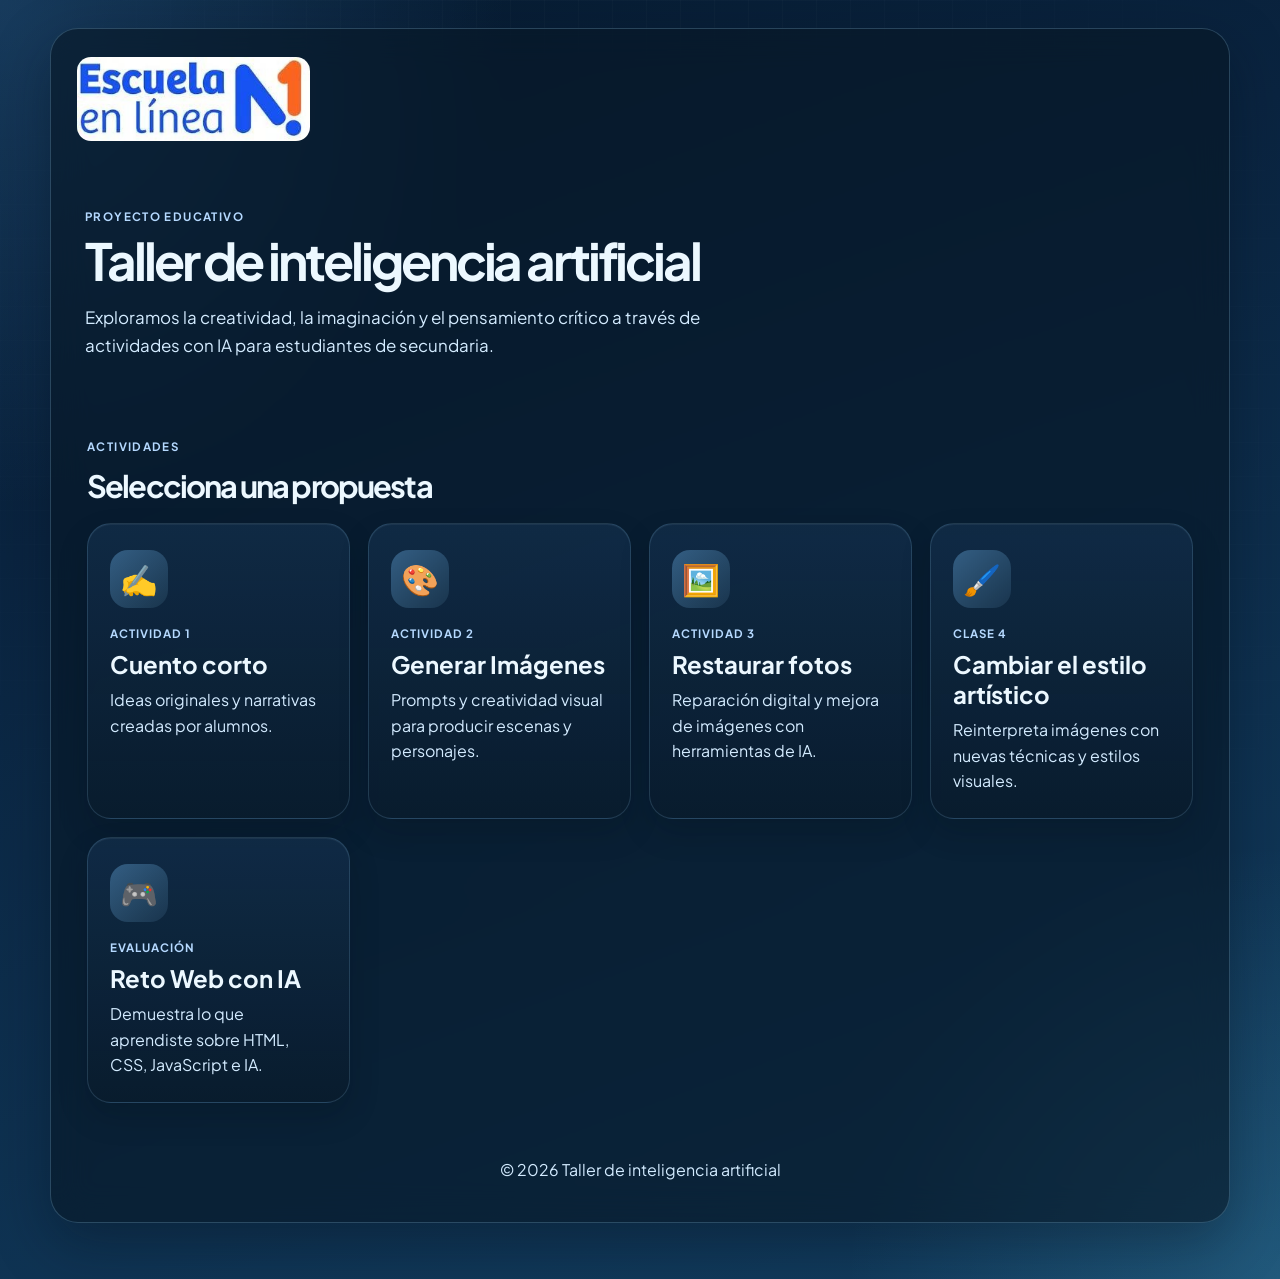
<file: index.html>
<!DOCTYPE html>
<html lang="es">
  <head>
    <meta charset="UTF-8" />
    <meta name="viewport" content="width=device-width, initial-scale=1.0" />
    <title>Taller de inteligencia artificial</title>
    <meta
      name="description"
      content="Landing page del taller de inteligencia artificial para secundaria con actividades creativas y proyectos de alumnos."
    />
    <link rel="preconnect" href="https://fonts.googleapis.com" />
    <link rel="preconnect" href="https://fonts.gstatic.com" crossorigin />
    <link
      href="https://fonts.googleapis.com/css2?family=Plus+Jakarta+Sans:wght@400;500;600;700;800&display=swap"
      rel="stylesheet"
    />
    <link rel="stylesheet" href="styles.css" />
  </head>
  <body>
    <div class="page-shell">
      <header class="topbar">
        <div class="brand-wrap">
          <img
            src="assets/logo-escuela.png"
            alt="Logo de la escuela"
            class="school-logo"
          />
        </div>
      </header>

      <main class="content">
        <section class="hero">
          <div class="hero-copy">
            <p class="eyebrow">Proyecto educativo</p>
            <h1>Taller de inteligencia artificial</h1>
            <p class="lead">
              Exploramos la creatividad, la imaginación y el pensamiento crítico a
              través de actividades con IA para estudiantes de secundaria.
            </p>
          </div>
        </section>

        <section class="activity-section" aria-label="Actividades del taller">
          <div class="section-heading">
            <p class="eyebrow">Actividades</p>
            <h2>Selecciona una propuesta</h2>
          </div>

          <div class="activity-grid">
            <a class="activity-card" href="activities/cuento.html">
              <div class="card-icon">✍️</div>
              <div class="card-text">
                <span class="tag">Actividad 1</span>
                <h3>Cuento corto</h3>
                <p>Ideas originales y narrativas creadas por alumnos.</p>
              </div>
            </a>

            <a class="activity-card" href="activities/imagenes.html">
              <div class="card-icon">🎨</div>
              <div class="card-text">
                <span class="tag">Actividad 2</span>
                <h3>Generar Imágenes</h3>
                <p>Prompts y creatividad visual para producir escenas y personajes.</p>
              </div>
            </a>

            <a class="activity-card" href="activities/restaurar.html">
              <div class="card-icon">🖼️</div>
              <div class="card-text">
                <span class="tag">Actividad 3</span>
                <h3>Restaurar fotos</h3>
                <p>Reparación digital y mejora de imágenes con herramientas de IA.</p>
              </div>
            </a>

            <a class="activity-card" href="activities/estilos.html">
              <div class="card-icon">🖌️</div>
              <div class="card-text">
                <span class="tag">Clase 4</span>
                <h3>Cambiar el estilo artístico</h3>
                <p>Reinterpreta imágenes con nuevas técnicas y estilos visuales.</p>
              </div>
            </a>

            <a class="activity-card" href="activities/evaluacion.html">
              <div class="card-icon">🎮</div>
              <div class="card-text">
                <span class="tag">Evaluación</span>
                <h3>Reto Web con IA</h3>
                <p>Demuestra lo que aprendiste sobre HTML, CSS, JavaScript e IA.</p>
              </div>
            </a>
          </div>
        </section>

      </main>

      <footer class="site-footer">
        <p>© <span id="year"></span> Taller de inteligencia artificial</p>
      </footer>
    </div>

    <script src="script.js"></script>
  </body>
</html>
</file>
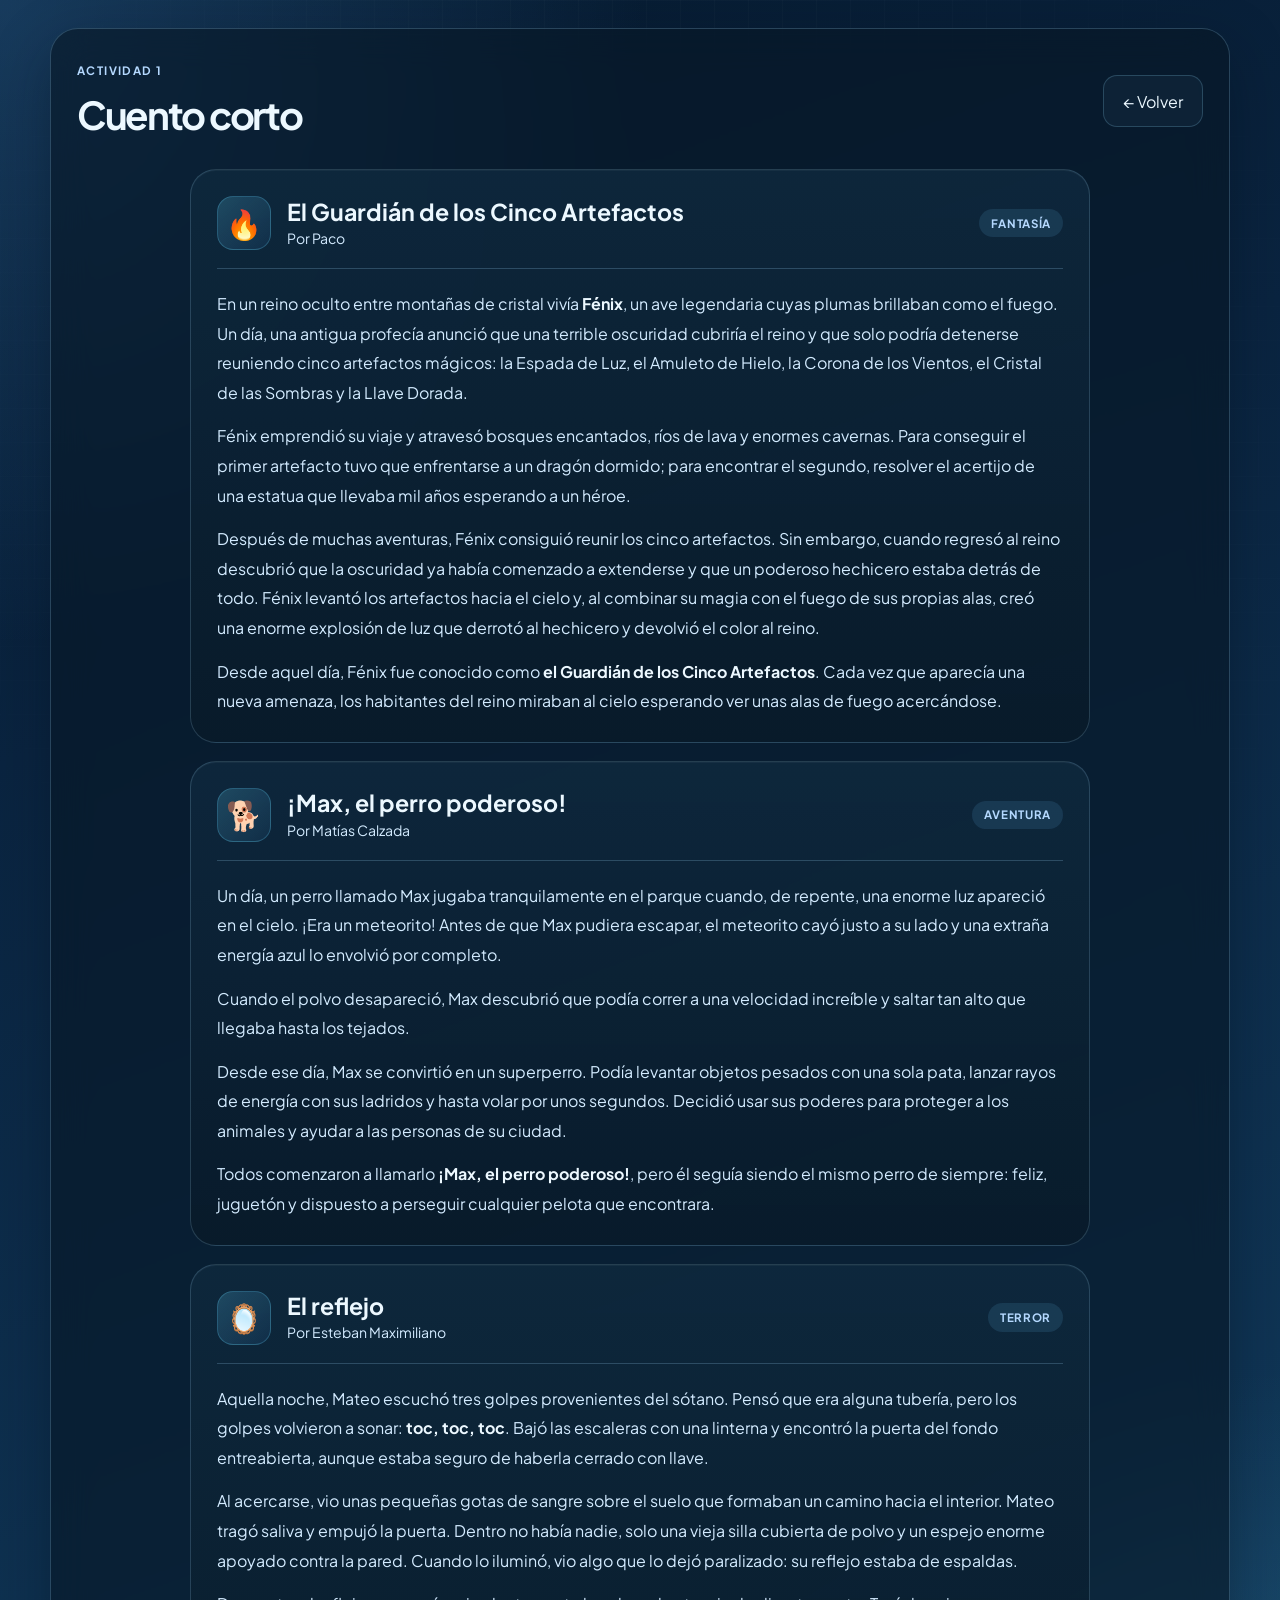
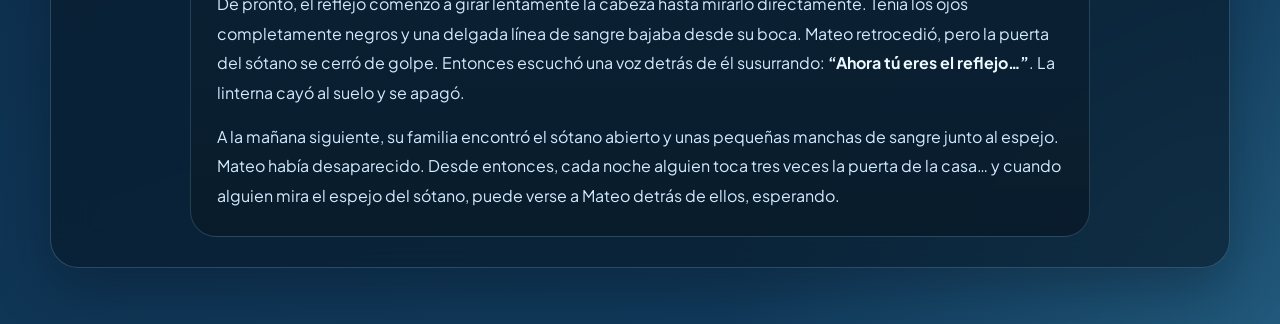
<file: activities/cuento.html>
<!DOCTYPE html>
<html lang="es">
  <head>
    <meta charset="UTF-8" />
    <meta name="viewport" content="width=device-width, initial-scale=1.0" />
    <title>Cuento corto | Taller de IA</title>
    <link rel="preconnect" href="https://fonts.googleapis.com" />
    <link rel="preconnect" href="https://fonts.gstatic.com" crossorigin />
    <link
      href="https://fonts.googleapis.com/css2?family=Plus+Jakarta+Sans:wght@400;500;600;700;800&display=swap"
      rel="stylesheet"
    />
    <link rel="stylesheet" href="../styles.css" />
  </head>
  <body>
    <div class="page-shell">
      <header class="page-header">
        <div>
          <p class="eyebrow">Actividad 1</p>
          <h1>Cuento corto</h1>
        </div>
        <a class="back-link" href="../index.html">← Volver</a>
      </header>

      <main class="showcase">
        <div class="story-list">
          <article class="student-card story-card">
            <header class="story-header">
              <span class="story-emoji" aria-hidden="true">🔥</span>
              <div class="story-heading">
                <h2>El Guardián de los Cinco Artefactos</h2>
                <p class="story-author">Por Paco</p>
              </div>
              <span class="student-badge">Fantasía</span>
            </header>
            <div class="story-copy">
              <p>
                En un reino oculto entre montañas de cristal vivía <strong>Fénix</strong>,
                un ave legendaria cuyas plumas brillaban como el fuego. Un día, una antigua
                profecía anunció que una terrible oscuridad cubriría el reino y que solo
                podría detenerse reuniendo cinco artefactos mágicos: la Espada de Luz, el
                Amuleto de Hielo, la Corona de los Vientos, el Cristal de las Sombras y la
                Llave Dorada.
              </p>
              <p>
                Fénix emprendió su viaje y atravesó bosques encantados, ríos de lava y enormes
                cavernas. Para conseguir el primer artefacto tuvo que enfrentarse a un dragón
                dormido; para encontrar el segundo, resolver el acertijo de una estatua que
                llevaba mil años esperando a un héroe.
              </p>
              <p>
                Después de muchas aventuras, Fénix consiguió reunir los cinco artefactos.
                Sin embargo, cuando regresó al reino descubrió que la oscuridad ya había
                comenzado a extenderse y que un poderoso hechicero estaba detrás de todo.
                Fénix levantó los artefactos hacia el cielo y, al combinar su magia con el
                fuego de sus propias alas, creó una enorme explosión de luz que derrotó al
                hechicero y devolvió el color al reino.
              </p>
              <p>
                Desde aquel día, Fénix fue conocido como <strong>el Guardián de los Cinco
                Artefactos</strong>. Cada vez que aparecía una nueva amenaza, los habitantes
                del reino miraban al cielo esperando ver unas alas de fuego acercándose.
              </p>
            </div>
          </article>

          <article class="student-card story-card">
            <header class="story-header">
              <span class="story-emoji" aria-hidden="true">🐕</span>
              <div class="story-heading">
                <h2>¡Max, el perro poderoso!</h2>
                <p class="story-author">Por Matías Calzada</p>
              </div>
              <span class="student-badge">Aventura</span>
            </header>
            <div class="story-copy">
              <p>
                Un día, un perro llamado Max jugaba tranquilamente en el parque cuando, de
                repente, una enorme luz apareció en el cielo. ¡Era un meteorito! Antes de que
                Max pudiera escapar, el meteorito cayó justo a su lado y una extraña energía
                azul lo envolvió por completo.
              </p>
              <p>
                Cuando el polvo desapareció, Max descubrió que podía correr a una velocidad
                increíble y saltar tan alto que llegaba hasta los tejados.
              </p>
              <p>
                Desde ese día, Max se convirtió en un superperro. Podía levantar objetos
                pesados con una sola pata, lanzar rayos de energía con sus ladridos y hasta
                volar por unos segundos. Decidió usar sus poderes para proteger a los
                animales y ayudar a las personas de su ciudad.
              </p>
              <p>
                Todos comenzaron a llamarlo <strong>¡Max, el perro poderoso!</strong>, pero
                él seguía siendo el mismo perro de siempre: feliz, juguetón y dispuesto a
                perseguir cualquier pelota que encontrara.
              </p>
            </div>
          </article>

          <article class="student-card story-card">
            <header class="story-header">
              <span class="story-emoji" aria-hidden="true">🪞</span>
              <div class="story-heading">
                <h2>El reflejo</h2>
                <p class="story-author">Por Esteban Maximiliano</p>
              </div>
              <span class="student-badge">Terror</span>
            </header>
            <div class="story-copy">
              <p>
                Aquella noche, Mateo escuchó tres golpes provenientes del sótano. Pensó que
                era alguna tubería, pero los golpes volvieron a sonar: <strong>toc, toc,
                toc</strong>. Bajó las escaleras con una linterna y encontró la puerta del
                fondo entreabierta, aunque estaba seguro de haberla cerrado con llave.
              </p>
              <p>
                Al acercarse, vio unas pequeñas gotas de sangre sobre el suelo que formaban
                un camino hacia el interior. Mateo tragó saliva y empujó la puerta. Dentro
                no había nadie, solo una vieja silla cubierta de polvo y un espejo enorme
                apoyado contra la pared. Cuando lo iluminó, vio algo que lo dejó paralizado:
                su reflejo estaba de espaldas.
              </p>
              <p>
                De pronto, el reflejo comenzó a girar lentamente la cabeza hasta mirarlo
                directamente. Tenía los ojos completamente negros y una delgada línea de
                sangre bajaba desde su boca. Mateo retrocedió, pero la puerta del sótano se
                cerró de golpe. Entonces escuchó una voz detrás de él susurrando:
                <strong>“Ahora tú eres el reflejo…”</strong>. La linterna cayó al suelo y se
                apagó.
              </p>
              <p>
                A la mañana siguiente, su familia encontró el sótano abierto y unas pequeñas
                manchas de sangre junto al espejo. Mateo había desaparecido. Desde entonces,
                cada noche alguien toca tres veces la puerta de la casa… y cuando alguien
                mira el espejo del sótano, puede verse a Mateo detrás de ellos, esperando.
              </p>
            </div>
          </article>
        </div>
      </main>
    </div>

    <script src="../script.js"></script>
  </body>
</html>
</file>
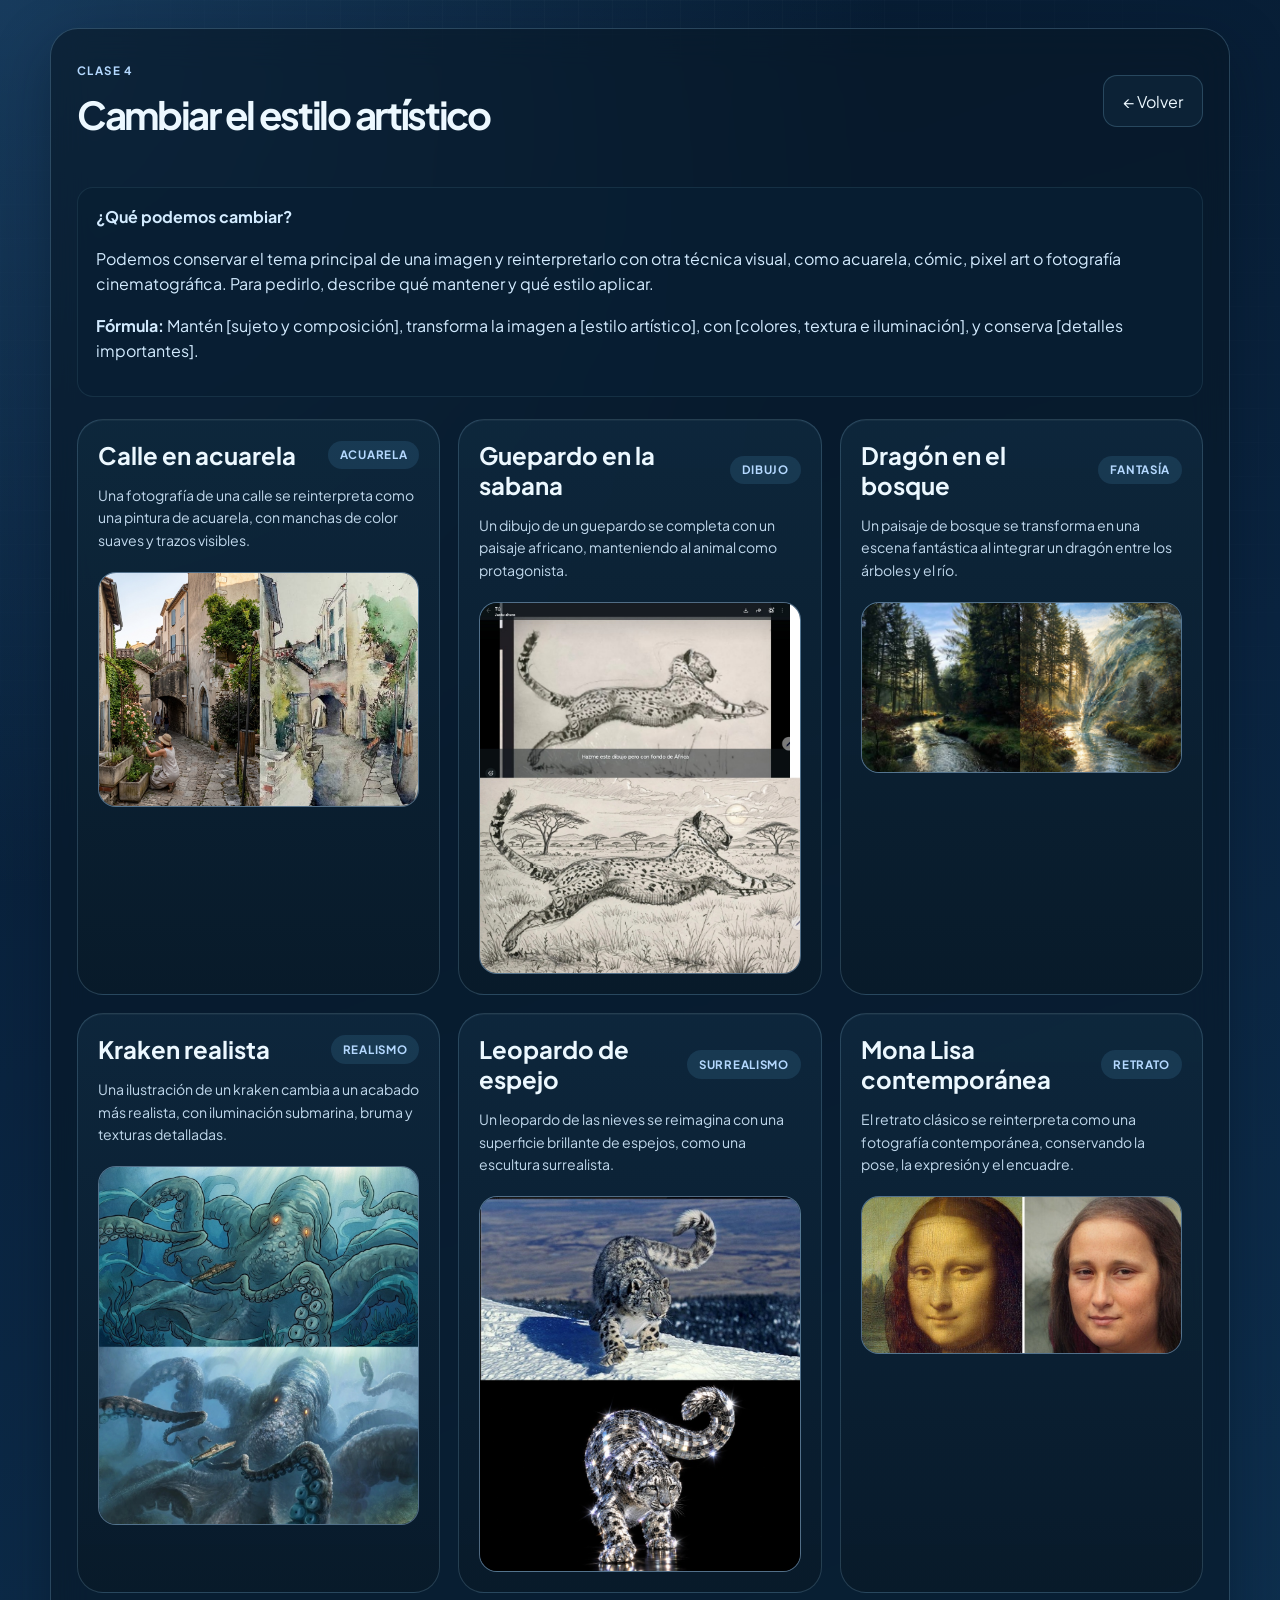
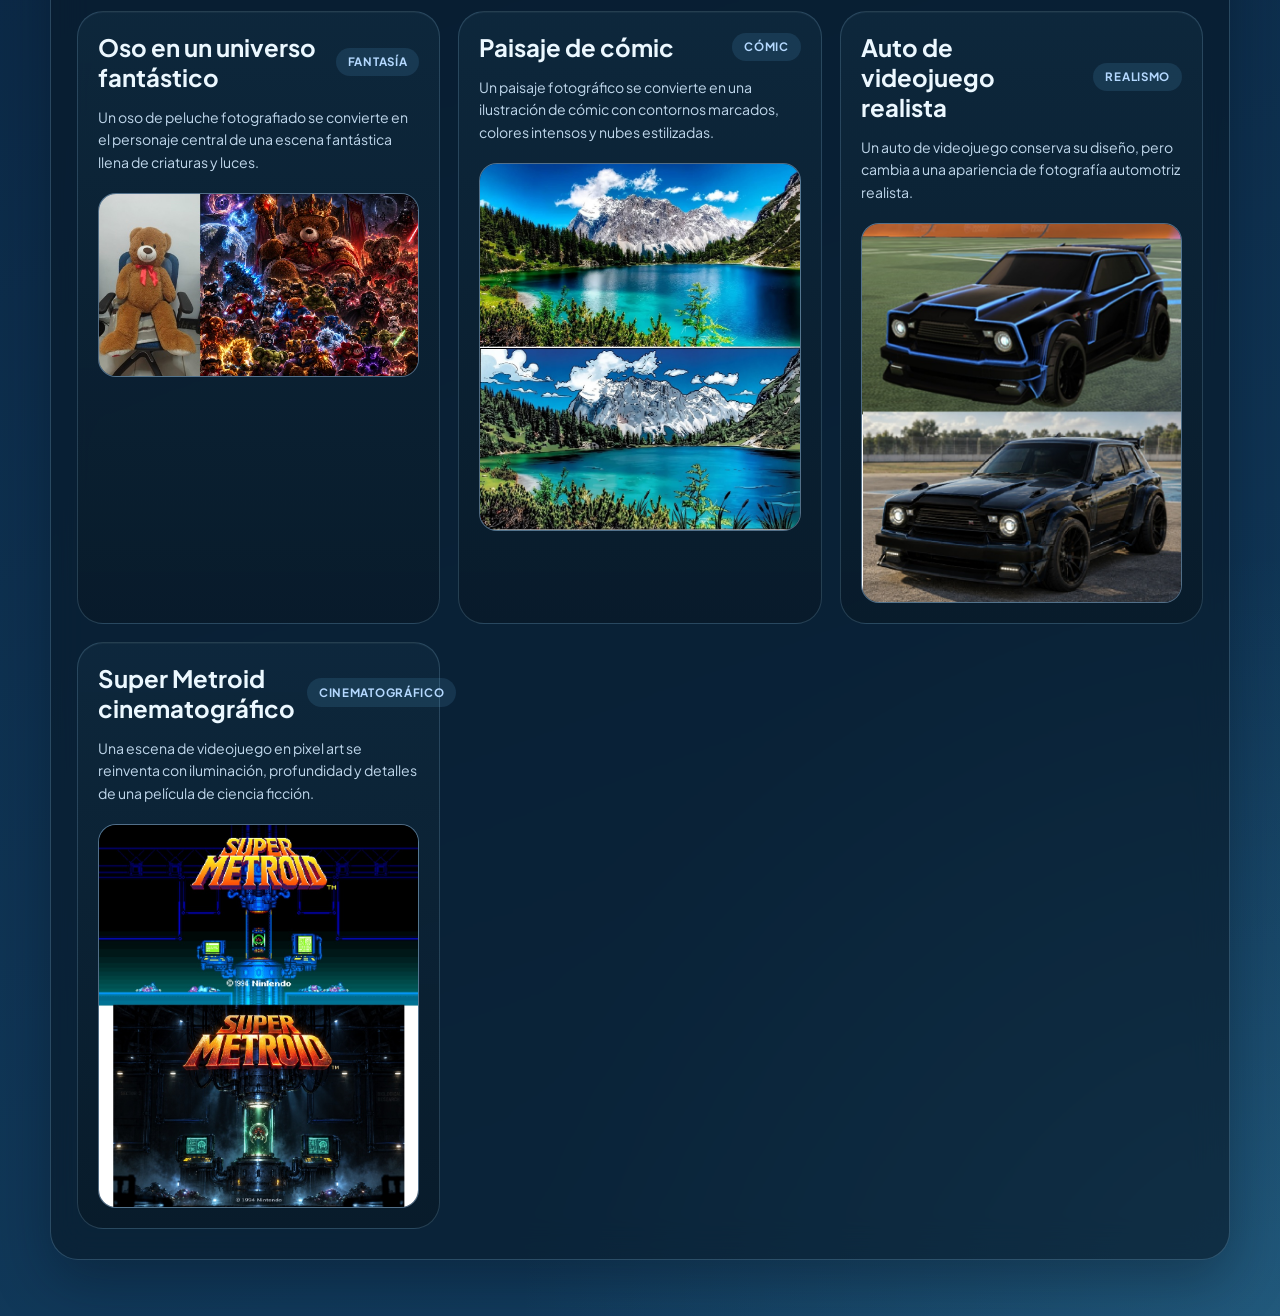
<file: activities/estilos.html>
<!DOCTYPE html>
<html lang="es">
  <head>
    <meta charset="UTF-8" />
    <meta name="viewport" content="width=device-width, initial-scale=1.0" />
    <title>Cambiar el estilo artístico | Taller de IA</title>
    <link rel="preconnect" href="https://fonts.googleapis.com" />
    <link rel="preconnect" href="https://fonts.gstatic.com" crossorigin />
    <link
      href="https://fonts.googleapis.com/css2?family=Plus+Jakarta+Sans:wght@400;500;600;700;800&display=swap"
      rel="stylesheet"
    />
    <link rel="stylesheet" href="../styles.css" />
  </head>
  <body>
    <div class="page-shell">
      <header class="page-header">
        <div>
          <p class="eyebrow">Clase 4</p>
          <h1>Cambiar el estilo artístico</h1>
        </div>
        <a class="back-link" href="../index.html">← Volver</a>
      </header>

      <main class="showcase">
        <section class="prompt-box" aria-label="Guía para cambiar el estilo de una imagen">
          <strong>¿Qué podemos cambiar?</strong>
          <p>
            Podemos conservar el tema principal de una imagen y reinterpretarlo con
            otra técnica visual, como acuarela, cómic, pixel art o fotografía
            cinematográfica. Para pedirlo, describe qué mantener y qué estilo aplicar.
          </p>
          <p>
            <strong>Fórmula:</strong> Mantén [sujeto y composición], transforma la
            imagen a [estilo artístico], con [colores, textura e iluminación], y
            conserva [detalles importantes].
          </p>
        </section>

        <div class="student-grid">
          <article class="student-card">
            <div class="student-header">
              <h3>Calle en acuarela</h3>
              <span class="student-badge">Acuarela</span>
            </div>
            <p class="meta-text">
              Una fotografía de una calle se reinterpreta como una pintura de acuarela,
              con manchas de color suaves y trazos visibles.
            </p>
            <div class="before-after">
              <button class="image-open-button" type="button" aria-label="Ampliar transformación de calle a acuarela">
                <img class="student-image" src="../assets/clase04/calleacuarela.jpg" alt="Comparación de una calle fotografiada y la misma escena pintada en acuarela" />
              </button>
            </div>
          </article>

          <article class="student-card">
            <div class="student-header">
              <h3>Guepardo en la sabana</h3>
              <span class="student-badge">Dibujo</span>
            </div>
            <p class="meta-text">
              Un dibujo de un guepardo se completa con un paisaje africano, manteniendo
              al animal como protagonista.
            </p>
            <div class="before-after">
              <button class="image-open-button" type="button" aria-label="Ampliar dibujo del guepardo con fondo de sabana">
                <img class="student-image" src="../assets/clase04/dibujocheetah.jpg" alt="Comparación de un dibujo de guepardo aislado y el mismo dibujo en una sabana africana" />
              </button>
            </div>
          </article>

          <article class="student-card">
            <div class="student-header">
              <h3>Dragón en el bosque</h3>
              <span class="student-badge">Fantasía</span>
            </div>
            <p class="meta-text">
              Un paisaje de bosque se transforma en una escena fantástica al integrar
              un dragón entre los árboles y el río.
            </p>
            <div class="before-after">
              <button class="image-open-button" type="button" aria-label="Ampliar bosque transformado en escena fantástica con dragón">
                <img class="student-image" src="../assets/clase04/dragonbosque.jpg" alt="Comparación de un bosque junto a un río y la misma escena con un dragón fantástico" />
              </button>
            </div>
          </article>

          <article class="student-card">
            <div class="student-header">
              <h3>Kraken realista</h3>
              <span class="student-badge">Realismo</span>
            </div>
            <p class="meta-text">
              Una ilustración de un kraken cambia a un acabado más realista, con
              iluminación submarina, bruma y texturas detalladas.
            </p>
            <div class="before-after">
              <button class="image-open-button" type="button" aria-label="Ampliar ilustración del kraken y su versión realista">
                <img class="student-image" src="../assets/clase04/kraken.jpg" alt="Comparación de una ilustración de kraken y una versión submarina de aspecto realista" />
              </button>
            </div>
          </article>

          <article class="student-card">
            <div class="student-header">
              <h3>Leopardo de espejo</h3>
              <span class="student-badge">Surrealismo</span>
            </div>
            <p class="meta-text">
              Un leopardo de las nieves se reimagina con una superficie brillante de
              espejos, como una escultura surrealista.
            </p>
            <div class="before-after">
              <button class="image-open-button" type="button" aria-label="Ampliar transformación de leopardo en escultura de espejos">
                <img class="student-image" src="../assets/clase04/leopardo.jpg" alt="Comparación de un leopardo de las nieves y una versión escultórica cubierta de espejos" />
              </button>
            </div>
          </article>

          <article class="student-card">
            <div class="student-header">
              <h3>Mona Lisa contemporánea</h3>
              <span class="student-badge">Retrato</span>
            </div>
            <p class="meta-text">
              El retrato clásico se reinterpreta como una fotografía contemporánea,
              conservando la pose, la expresión y el encuadre.
            </p>
            <div class="before-after">
              <button class="image-open-button" type="button" aria-label="Ampliar reinterpretación fotográfica de la Mona Lisa">
                <img class="student-image" src="../assets/clase04/monalisa.jpg" alt="Comparación entre el retrato de la Mona Lisa y una reinterpretación fotográfica contemporánea" />
              </button>
            </div>
          </article>

          <article class="student-card">
            <div class="student-header">
              <h3>Oso en un universo fantástico</h3>
              <span class="student-badge">Fantasía</span>
            </div>
            <p class="meta-text">
              Un oso de peluche fotografiado se convierte en el personaje central de
              una escena fantástica llena de criaturas y luces.
            </p>
            <div class="before-after">
              <button class="image-open-button" type="button" aria-label="Ampliar transformación del oso de peluche en escena fantástica">
                <img class="student-image" src="../assets/clase04/osoverso.jpg" alt="Comparación de un oso de peluche sentado en una silla y una escena fantástica con osos" />
              </button>
            </div>
          </article>

          <article class="student-card">
            <div class="student-header">
              <h3>Paisaje de cómic</h3>
              <span class="student-badge">Cómic</span>
            </div>
            <p class="meta-text">
              Un paisaje fotográfico se convierte en una ilustración de cómic con
              contornos marcados, colores intensos y nubes estilizadas.
            </p>
            <div class="before-after">
              <button class="image-open-button" type="button" aria-label="Ampliar transformación del paisaje a estilo cómic">
                <img class="student-image" src="../assets/clase04/paisajedibujo.jpg" alt="Comparación de un paisaje fotográfico y su versión ilustrada en estilo cómic" />
              </button>
            </div>
          </article>

          <article class="student-card">
            <div class="student-header">
              <h3>Auto de videojuego realista</h3>
              <span class="student-badge">Realismo</span>
            </div>
            <p class="meta-text">
              Un auto de videojuego conserva su diseño, pero cambia a una apariencia
              de fotografía automotriz realista.
            </p>
            <div class="before-after">
              <button class="image-open-button" type="button" aria-label="Ampliar transformación del auto de videojuego a estilo fotográfico">
                <img class="student-image" src="../assets/clase04/rocketleague.jpg" alt="Comparación de un auto de videojuego y una versión fotográfica realista del mismo diseño" />
              </button>
            </div>
          </article>

          <article class="student-card">
            <div class="student-header">
              <h3>Super Metroid cinematográfico</h3>
              <span class="student-badge">Cinematográfico</span>
            </div>
            <p class="meta-text">
              Una escena de videojuego en pixel art se reinventa con iluminación,
              profundidad y detalles de una película de ciencia ficción.
            </p>
            <div class="before-after">
              <button class="image-open-button" type="button" aria-label="Ampliar transformación de Super Metroid a estilo cinematográfico">
                <img class="student-image" src="../assets/clase04/supermetroid.jpg" alt="Comparación de una escena pixel art de Super Metroid y una versión cinematográfica detallada" />
              </button>
            </div>
          </article>
        </div>
      </main>

      <dialog class="image-viewer" aria-label="Imagen ampliada">
        <form method="dialog">
          <button class="image-viewer-close" aria-label="Cerrar imagen">&times;</button>
        </form>
        <img class="image-viewer-image" alt="" />
      </dialog>
    </div>

    <script src="../script.js"></script>
  </body>
</html>
</file>
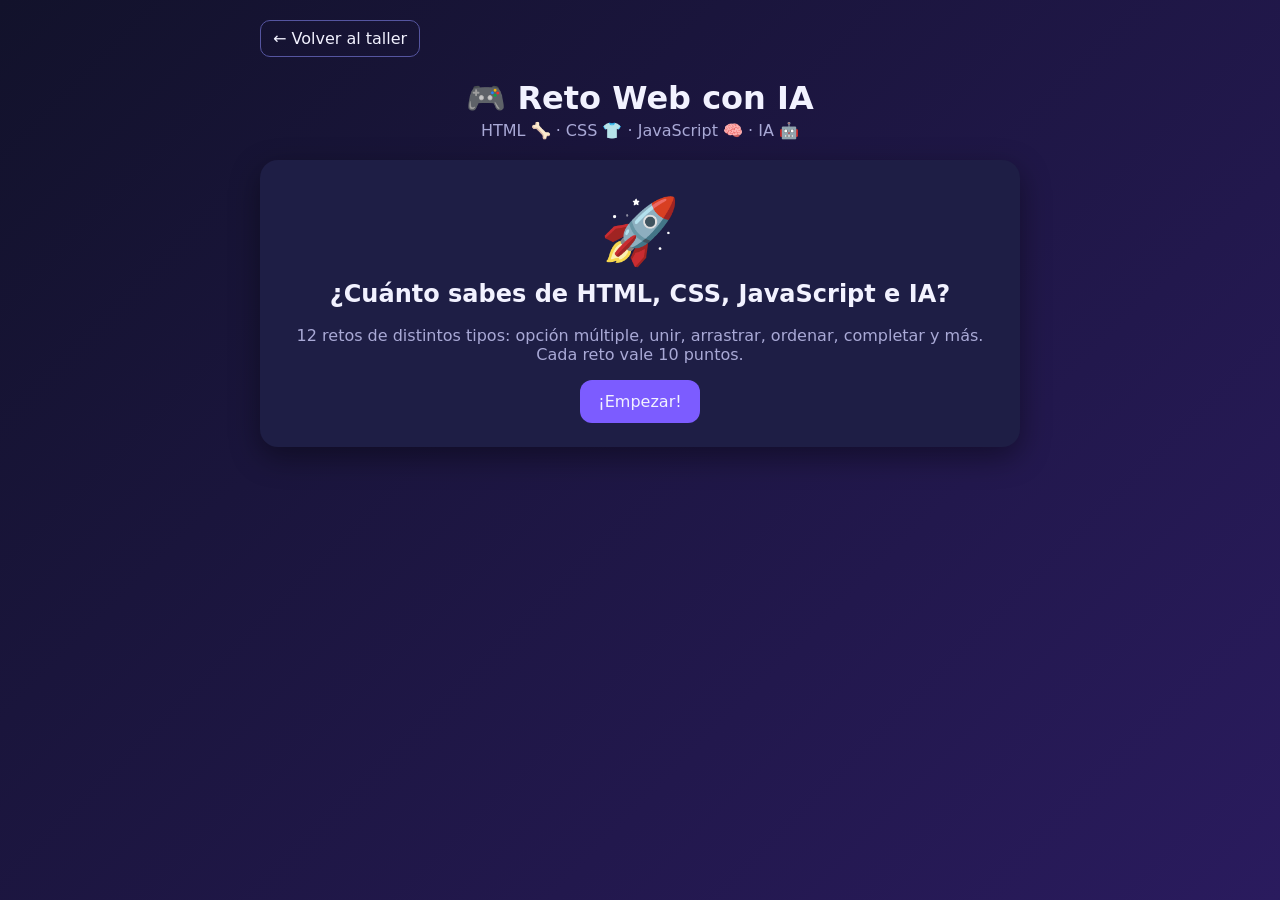
<file: activities/evaluacion.html>
<!DOCTYPE html>
<html lang="es">
<head>
<meta charset="UTF-8">
<meta name="viewport" content="width=device-width, initial-scale=1">
<title>Reto Web: HTML, CSS, JavaScript e IA</title>
<style>
  :root { --bg:#12122b; --card:#1e1e45; --acc:#7c5cff; --ok:#2ecc71; --bad:#ff5c7a; --txt:#f2f2ff; --mut:#a9a9d6; }
  * { box-sizing:border-box; }
  body { margin:0; font-family:"Segoe UI",system-ui,sans-serif; background:linear-gradient(135deg,#12122b,#2a1b5e); color:var(--txt); min-height:100vh; display:flex; justify-content:center; padding:20px; }
  #app { width:100%; max-width:760px; }
  .back-link { display:inline-flex; margin:0 0 12px; padding:8px 12px; border:1px solid #5555a0; border-radius:10px; color:var(--txt); text-decoration:none; }
  .back-link:hover { background:#2e2e66; }
  .back-link:focus-visible { outline:2px solid #38bdf8; outline-offset:3px; }
  h1 { text-align:center; margin:10px 0 4px; }
  .sub { text-align:center; color:var(--mut); margin-bottom:20px; }
  .card { background:var(--card); border-radius:18px; padding:24px; box-shadow:0 10px 30px #0006; }
  .bar { height:10px; background:#0004; border-radius:6px; overflow:hidden; margin-bottom:8px; }
  .bar div { height:100%; width:0; background:linear-gradient(90deg,var(--acc),#38bdf8); transition:width .4s; }
  .meta { display:flex; justify-content:space-between; color:var(--mut); font-size:.9rem; margin-bottom:14px; }
  .tag { display:inline-block; background:var(--acc); border-radius:20px; padding:2px 12px; font-size:.8rem; margin-bottom:10px; }
  h2 { margin:6px 0 16px; line-height:1.3; }
  button { font:inherit; cursor:pointer; border:0; border-radius:12px; padding:12px 18px; color:var(--txt); background:#2e2e66; transition:.15s; }
  button:hover:not(:disabled) { background:#3d3d85; transform:translateY(-2px); }
  button:disabled { cursor:default; opacity:.8; }
  .opt { display:block; width:100%; text-align:left; margin:8px 0; }
  .primary { background:var(--acc); }
  .primary:hover:not(:disabled) { background:#917aff; }
  .ok { background:var(--ok)!important; color:#062; }
  .bad { background:var(--bad)!important; }
  .fb { margin-top:14px; padding:12px; border-radius:12px; background:#0004; min-height:20px; }
  .row { display:flex; gap:10px; flex-wrap:wrap; align-items:center; }
  .chip { background:#2e2e66; border-radius:10px; padding:10px 14px; cursor:grab; user-select:none; }
  .chip.sel { outline:2px solid var(--acc); }
  .zone { min-height:44px; border:2px dashed #5555a0; border-radius:12px; padding:8px; margin:8px 0; display:flex; gap:8px; flex-wrap:wrap; align-items:center; }
  .zone.over { background:#7c5cff33; }
  .zone small { color:var(--mut); }
  input[type=text] { font:inherit; padding:12px; border-radius:12px; border:2px solid #5555a0; background:#0004; color:var(--txt); width:100%; }
  .pair { display:grid; grid-template-columns:1fr 1fr; gap:10px; }
  .pair button.sel { outline:2px solid var(--acc); }
  .pair button.done { background:var(--ok); color:#062; }
  .ctl { margin-top:16px; display:flex; justify-content:flex-end; gap:10px; }
  .big { font-size:4rem; text-align:center; margin:10px 0; }
  .demo { background:#0004; border-radius:12px; padding:16px; text-align:center; margin:10px 0; }
  .demo button { font-size:1rem; }
  .code { background:#0006; padding:14px; border-radius:12px; font-family:Consolas,monospace; white-space:pre-wrap; margin:10px 0; }
  .hidden { display:none; }
  .shake { animation:shake .4s; }
  @keyframes shake { 25%{transform:translateX(-6px)} 75%{transform:translateX(6px)} }
  @media (max-width:520px) {
    body { padding:12px; }
    .card { padding:18px; }
    .pair { grid-template-columns:1fr; }
    .ctl { flex-wrap:wrap; }
  }
</style>
</head>
<body>
<div id="app">
  <a class="back-link" href="../index.html">← Volver al taller</a>
  <h1>🎮 Reto Web con IA</h1>
  <div class="sub">HTML 🦴 · CSS 👕 · JavaScript 🧠 · IA 🤖</div>
  <div class="card" id="card"></div>
</div>

<script>
// ---------- Banco de preguntas ----------
const QUESTIONS = [
  { type:"choice", tag:"HTML", q:"¿Qué significa HTML?",
    opts:["HyperText Markup Language","High Tech Modern Language","Home Tool Make Links","Hyper Transfer Machine Logic"], ans:0,
    exp:"HyperText Markup Language: el lenguaje para crear la estructura de una página." },

  { type:"match", tag:"Los tres trabajan juntos", q:"Une cada tecnología con su analogía.",
    pairs:[["HTML","🦴 Esqueleto"],["CSS","👕 Piel / ropa"],["JavaScript","🧠 Cerebro"]],
    exp:"HTML = estructura, CSS = apariencia, JavaScript = comportamiento." },

  { type:"truefalse", tag:"CSS", q:"CSS sirve para decidir cómo se ve la página: colores, tamaños, tipografías y fondos.", ans:true,
    exp:"¡Correcto! CSS = Cascading Style Sheets." },

  { type:"fill", tag:"JavaScript", q:"HTML dice qué hay, CSS dice cómo se ve y ______ dice qué ocurre cuando hacemos clic.",
    answers:["javascript","js"], hint:"Es el cerebro de la página.",
    exp:"JavaScript es el que da comportamiento." },

  { type:"classify", tag:"Clasifica", q:"Arrastra (o toca y luego toca la caja) cada elemento a su lenguaje.",
    cats:["HTML","CSS","JavaScript"],
    items:[["Un título <h1>","HTML"],["Color de fondo azul","CSS"],["Contador que sube al hacer clic","JavaScript"],["Una imagen <img>","HTML"],["Tipo de letra","CSS"],["Mostrar un mensaje al presionar un botón","JavaScript"]],
    exp:"Estructura → HTML, apariencia → CSS, comportamiento → JavaScript." },

  { type:"order", tag:"Flujo de trabajo", q:"Ordena el flujo para crear tu página con IA (usa ⬆️ y ⬇️).",
    steps:["💡 Idea","🤖 Pedirle ayuda a la IA","💻 Copiar el código","🌐 Abrirlo en el navegador","🔧 Pedir mejoras y personalizar"],
    exp:"Idea → IA → Código → Página web → Mejoras." },

  { type:"demo", tag:"Interactivo", q:"Este botón tiene HTML y CSS, pero le falta JavaScript. ¿Qué pasa al hacer clic?",
    opts:["Nada: sin JavaScript no hay comportamiento","Cambia de color solo","Muestra un mensaje solo"], ans:0,
    exp:"El HTML crea el botón y el CSS lo decora, pero JavaScript decide qué ocurre al hacer clic." },

  { type:"multi", tag:"IA", q:"Selecciona TODO lo que la IA puede hacer como asistente de programación:",
    opts:["Crear código HTML","Explicar qué significa cada parte","Encontrar errores","Decidir por ti qué quieres construir"], correct:[0,1,2],
    exp:"La IA escribe el código, pero tú decides qué quieres construir." },

  { type:"prompt", tag:"Buen prompt", q:"Arma el mejor prompt: toca las piezas que lo hacen mejor. (Elige las 3 mejores)",
    base:"Crea una página web…",
    opts:["tipo blog personal para un estudiante de secundaria","bonita","que use HTML, CSS y JavaScript","algo así como lo que sea","con un menú, sección sobre mí y un botón que muestre un mensaje"],
    correct:[0,2,4], need:3,
    exp:"Mientras mejor expliquemos nuestra idea, más fácil será para la IA ayudarnos." },

  { type:"choice", tag:"Proceso", q:"Crear con IA es crear → probar → mejorar. ¿Cuándo conviene pedir mejoras?",
    opts:["Nunca: hay que aceptar el primer resultado","Las veces necesarias, probando y ajustando hasta lograr lo que buscamos","Solo una vez, aunque el resultado no sea el esperado"], ans:1,
    exp:"No tenemos que aceptar el primer resultado. Construimos poco a poco." },

  { type:"code", tag:"Código", q:"Completa el código: ¿qué etiqueta HTML crea un botón?",
    code:"<____>¡Haz clic!</____>", answers:["button"],
    hint:"Empieza con b.", exp:"<button> crea un botón." },

  { type:"truefalse", tag:"Objetivo", q:"La meta principal del curso es solo copiar y pegar código que funcione.", ans:false,
    exp:"No: queremos pensar, explicar, entender, probar y mejorar. La IA es la herramienta; las decisiones son tuyas." }
];

// ---------- Estado ----------
let idx = 0, score = 0, results = [], answered = false;
const card = document.getElementById("card");
const POINTS = 10;
const esc = s => String(s).replace(/[&<>]/g, c => ({"&":"&amp;","<":"&lt;",">":"&gt;"}[c]));
const norm = s => s.toLowerCase().trim().replace(/[<>\/\s]/g,"");
const shuffle = a => { a = [...a]; for (let i=a.length-1;i>0;i--){const j=Math.random()*(i+1)|0;[a[i],a[j]]=[a[j],a[i]];} return a; };

function start() {
  idx = 0; score = 0; results = [];
  card.innerHTML = `
    <div class="big">🚀</div>
    <h2 style="text-align:center">¿Cuánto sabes de HTML, CSS, JavaScript e IA?</h2>
    <p style="text-align:center;color:var(--mut)">${QUESTIONS.length} retos de distintos tipos: opción múltiple, unir, arrastrar, ordenar, completar y más. Cada reto vale ${POINTS} puntos.</p>
    <div class="ctl" style="justify-content:center"><button class="primary" onclick="show()">¡Empezar!</button></div>`;
}

function show() {
  answered = false;
  const Q = QUESTIONS[idx];
  card.innerHTML = `
    <div class="bar"><div style="width:${idx/QUESTIONS.length*100}%"></div></div>
    <div class="meta"><span>Pregunta ${idx+1} de ${QUESTIONS.length}</span><span>⭐ ${score} pts</span></div>
    <span class="tag">${esc(Q.tag)}</span>
    <h2>${esc(Q.q)}</h2>
    <div id="body"></div>
    <div class="fb hidden" id="fb"></div>
    <div class="ctl"><button class="primary hidden" id="next" onclick="next()">${idx===QUESTIONS.length-1?"Ver resultado":"Siguiente ➜"}</button></div>`;
  RENDER[Q.type](Q, document.getElementById("body"));
}

// finish(fraction 0..1) registra puntaje
function finish(Q, fraction, msg) {
  if (answered) return;
  answered = true;
  const pts = Math.round(POINTS * fraction);
  score += pts; results.push({q:Q.q, pts});
  const fb = document.getElementById("fb");
  fb.classList.remove("hidden");
  const icon = fraction===1 ? "✅ ¡Correcto!" : fraction>0 ? "🟡 Casi." : "❌ Incorrecto.";
  fb.innerHTML = `<b>${icon} +${pts} pts</b> ${msg?esc(msg)+"<br>":""}💡 ${esc(Q.exp)}`;
  document.getElementById("next").classList.remove("hidden");
  document.querySelector(".meta span:last-child").textContent = `⭐ ${score} pts`;
}
function next() { idx++; idx < QUESTIONS.length ? show() : end(); }

// ---------- Renderizadores ----------
const RENDER = {
  choice(Q, el) {
    shuffle(Q.opts.map((t,i)=>[t,i])).forEach(([t,i]) => {
      const b = document.createElement("button"); b.className="opt"; b.textContent=t;
      b.onclick = () => {
        el.querySelectorAll("button").forEach(x=>x.disabled=true);
        b.classList.add(i===Q.ans?"ok":"bad");
        if (i!==Q.ans) [...el.children].find(x=>x.textContent===Q.opts[Q.ans]).classList.add("ok");
        finish(Q, i===Q.ans?1:0);
      };
      el.appendChild(b);
    });
  },

  truefalse(Q, el) {
    el.innerHTML = `<div class="row"><button class="opt" data-v="true">✔️ Verdadero</button><button class="opt" data-v="false">✖️ Falso</button></div>`;
    el.querySelectorAll("button").forEach(b => b.onclick = () => {
      const v = b.dataset.v==="true";
      el.querySelectorAll("button").forEach(x=>x.disabled=true);
      b.classList.add(v===Q.ans?"ok":"bad");
      finish(Q, v===Q.ans?1:0);
    });
  },

  fill(Q, el) { textAnswer(Q, el); },
  code(Q, el) {
    el.innerHTML = `<div class="code">${esc(Q.code)}</div>`;
    textAnswer(Q, el, true);
  },

  match(Q, el) {
    const left = Q.pairs.map((p,i)=>[p[0],i]), right = shuffle(Q.pairs.map((p,i)=>[p[1],i]));
    el.innerHTML = `<div class="pair"><div id="L"></div><div id="R"></div></div><p style="color:var(--mut)">Toca uno de la izquierda y luego su pareja.</p>`;
    let sel = null, hits = 0, errors = 0;
    const L = el.querySelector("#L"), R = el.querySelector("#R");
    left.forEach(([t,i]) => { const b=document.createElement("button"); b.className="opt"; b.textContent=t; b.dataset.i=i;
      b.onclick=()=>{ if(b.classList.contains("done")||answered) return; L.querySelectorAll("button").forEach(x=>x.classList.remove("sel")); b.classList.add("sel"); sel=b; }; L.appendChild(b); });
    right.forEach(([t,i]) => { const b=document.createElement("button"); b.className="opt"; b.textContent=t; b.dataset.i=i;
      b.onclick=()=>{
        if(!sel||b.classList.contains("done")||answered) return;
        if(sel.dataset.i===b.dataset.i){ sel.classList.remove("sel"); sel.classList.add("done"); b.classList.add("done"); hits++; sel=null;
          if(hits===Q.pairs.length) finish(Q, Math.max(0,1-errors*0.25), errors?`Tuviste ${errors} error(es).`:"");
        } else { errors++; b.classList.add("shake"); setTimeout(()=>b.classList.remove("shake"),400); }
      }; R.appendChild(b); });
  },

  classify(Q, el) {
    el.innerHTML = `<div class="zone" id="pool"></div><div id="cats"></div><div class="ctl"><button class="primary" id="chk">Comprobar</button></div>`;
    const pool = el.querySelector("#pool"), cats = el.querySelector("#cats");
    let picked = null;
    const zones = {};
    Q.cats.forEach(c => { const z=document.createElement("div"); z.className="zone"; z.innerHTML=`<small>${c}:</small>`; z.dataset.cat=c; zones[c]=z; cats.appendChild(z);
      z.ondragover=e=>{e.preventDefault();z.classList.add("over");}; z.ondragleave=()=>z.classList.remove("over");
      z.ondrop=e=>{e.preventDefault();z.classList.remove("over"); if(picked) z.appendChild(picked); };
      z.onclick=()=>{ if(picked&&!answered){ z.appendChild(picked); picked.classList.remove("sel"); picked=null; } }; });
    pool.ondragover=e=>e.preventDefault(); pool.ondrop=e=>{e.preventDefault(); if(picked) pool.appendChild(picked);};
    shuffle(Q.items).forEach(([t,c]) => { const d=document.createElement("div"); d.className="chip"; d.textContent=t; d.draggable=true; d.dataset.cat=c;
      d.ondragstart=()=>{picked=d;}; 
      d.onclick=e=>{ e.stopPropagation(); if(answered) return; if(picked) picked.classList.remove("sel"); picked=d; d.classList.add("sel"); };
      pool.appendChild(d); });
    el.querySelector("#chk").onclick = () => {
      if (answered) return;
      let ok=0; const chips=[...el.querySelectorAll(".chip")];
      chips.forEach(ch => { const inCat = ch.parentElement.dataset.cat; if(inCat===ch.dataset.cat){ ok++; ch.style.background="var(--ok)"; ch.style.color="#062"; } else { ch.style.background="var(--bad)"; } ch.draggable=false; });
      finish(Q, ok/Q.items.length, `Acertaste ${ok} de ${Q.items.length}.`);
    };
  },

  order(Q, el) {
    let list = shuffle(Q.steps.map((t,i)=>[t,i]));
    if (list.every(([,i],k)=>i===k)) list.reverse();
    el.innerHTML = `<div id="ol"></div><div class="ctl"><button class="primary" id="chk">Comprobar</button></div>`;
    const ol = el.querySelector("#ol");
    const draw = () => { ol.innerHTML=""; list.forEach(([t],k)=>{
      const r=document.createElement("div"); r.className="row"; r.style.margin="6px 0";
      r.innerHTML=`<span style="flex:1" class="chip">${k+1}. ${esc(t)}</span><button>⬆️</button><button>⬇️</button>`;
      const [up,down]=r.querySelectorAll("button");
      up.onclick=()=>{ if(!answered&&k>0){[list[k-1],list[k]]=[list[k],list[k-1]];draw();} };
      down.onclick=()=>{ if(!answered&&k<list.length-1){[list[k+1],list[k]]=[list[k],list[k+1]];draw();} };
      ol.appendChild(r); }); };
    draw();
    el.querySelector("#chk").onclick = () => {
      if (answered) return;
      const ok = list.filter(([,i],k)=>i===k).length;
      [...ol.querySelectorAll(".chip")].forEach((c,k)=>{ c.style.background = list[k][1]===k?"var(--ok)":"var(--bad)"; c.style.color = list[k][1]===k?"#062":""; });
      finish(Q, ok/list.length, `${ok} de ${list.length} en su lugar.`);
    };
  },

  demo(Q, el) {
    el.innerHTML = `<div class="demo"><button id="magic" style="background:linear-gradient(90deg,#ff7e5f,#feb47b);font-size:1.2rem;padding:16px 28px">¡Haz clic!</button><p style="color:var(--mut)">Pruébalo 👆</p></div><div id="opts"></div>`;
    el.querySelector("#magic").onclick = e => { e.target.classList.add("shake"); setTimeout(()=>e.target.classList.remove("shake"),400); };
    RENDER.choice(Q, el.querySelector("#opts"));
  },

  multi(Q, el) {
    const sel = new Set();
    const wrap = document.createElement("div"); el.appendChild(wrap);
    Q.opts.forEach((t,i)=>{ const b=document.createElement("button"); b.className="opt"; b.textContent="☐ "+t;
      b.onclick=()=>{ if(answered)return; sel.has(i)?sel.delete(i):sel.add(i); b.textContent=(sel.has(i)?"☑ ":"☐ ")+t; b.classList.toggle("sel",sel.has(i)); b.style.outline=sel.has(i)?"2px solid var(--acc)":""; };
      wrap.appendChild(b); });
    const c=document.createElement("div"); c.className="ctl"; c.innerHTML='<button class="primary">Comprobar</button>'; el.appendChild(c);
    c.firstChild.onclick=()=>{
      if(answered)return;
      let good=0; Q.opts.forEach((_,i)=>{ const should=Q.correct.includes(i), chose=sel.has(i); if(should===chose) good++;
        if(should) wrap.children[i].classList.add("ok");
        else if(chose) wrap.children[i].classList.add("bad"); });
      wrap.querySelectorAll("button").forEach(b=>b.disabled=true);
      finish(Q, good===Q.opts.length?1:Math.max(0,(good-1)/Q.opts.length)*0.5);
    };
  },

  prompt(Q, el) {
    const sel = new Set();
    el.innerHTML = `<div class="code" id="pv">${esc(Q.base)}</div><div id="w"></div><div class="ctl"><button class="primary">Comprobar</button></div>`;
    const w = el.querySelector("#w"), pv = el.querySelector("#pv");
    const upd = () => pv.textContent = Q.base + " " + [...sel].sort().map(i=>Q.opts[i]).join(", ");
    Q.opts.forEach((t,i)=>{ const b=document.createElement("button"); b.className="opt"; b.textContent=t;
      b.onclick=()=>{ if(answered)return; if(sel.has(i)) sel.delete(i); else sel.add(i); b.style.outline=sel.has(i)?"2px solid var(--acc)":""; upd(); };
      w.appendChild(b); });
    el.querySelector(".ctl button").onclick=()=>{
      if(answered)return;
      const hit=[...sel].filter(i=>Q.correct.includes(i)).length, wrong=sel.size-hit;
      Q.opts.forEach((_,i)=>{ if(Q.correct.includes(i)) w.children[i].classList.add("ok"); else if(sel.has(i)) w.children[i].classList.add("bad"); });
      w.querySelectorAll("button").forEach(b=>b.disabled=true);
      finish(Q, Math.max(0,(hit-wrong)/Q.need));
    };
  },

};

function textAnswer(Q, el, noMargin) {
  el.insertAdjacentHTML("beforeend", `<input type="text" id="ti" placeholder="Escribe tu respuesta…" autocomplete="off"><div class="ctl"><button id="hint">💡 Pista</button><button class="primary" id="go">Responder</button></div>`);
  const ti = el.querySelector("#ti"); let hinted = false;
  el.querySelector("#hint").onclick = () => { hinted = true; const f=document.getElementById("fb"); f.classList.remove("hidden"); f.textContent="💡 "+Q.hint; };
  const go = () => {
    if (answered || !ti.value.trim()) return;
    const ok = Q.answers.includes(norm(ti.value));
    ti.disabled = true; ti.style.borderColor = ok?"var(--ok)":"var(--bad)";
    finish(Q, ok ? (hinted?0.5:1) : 0, ok ? (hinted?"(usaste la pista, mitad de puntos) ":"") : `Respuesta: ${Q.answers[0]}. `);
  };
  el.querySelector("#go").onclick = go;
  ti.onkeydown = e => { if (e.key==="Enter") go(); };
  ti.focus();
}

function end() {
  const max = QUESTIONS.length*POINTS, pct = Math.round(score/max*100);
  const [emoji, title] = pct>=90 ? ["🏆","¡Maestro/a de la web!"] : pct>=70 ? ["🚀","¡Muy buen trabajo!"] : pct>=50 ? ["👍","¡Vas bien, sigue practicando!"] : ["🌱","¡Buen comienzo, inténtalo otra vez!"];
  card.innerHTML = `
    <div class="bar"><div style="width:100%"></div></div>
    <div class="big">${emoji}</div>
    <h2 style="text-align:center">${title}</h2>
    <p style="text-align:center;font-size:2rem;margin:0">${score} / ${max} puntos (${pct}%)</p>
    <div style="margin:16px 0">${results.map((r,i)=>`<div class="meta" style="margin:4px 0"><span>${i+1}. ${esc(r.q.slice(0,55))}${r.q.length>55?"…":""}</span><span>${r.pts===POINTS?"✅":r.pts>0?"🟡":"❌"} ${r.pts}</span></div>`).join("")}</div>
    <p style="text-align:center;color:var(--mut)">Recuerda: la IA escribe el código, tú decides qué quieres construir. 💡</p>
    <div class="ctl" style="justify-content:center"><button class="primary" onclick="start()">🔄 Jugar de nuevo</button></div>`;
}

start();
</script>
</body>
</html>
</file>
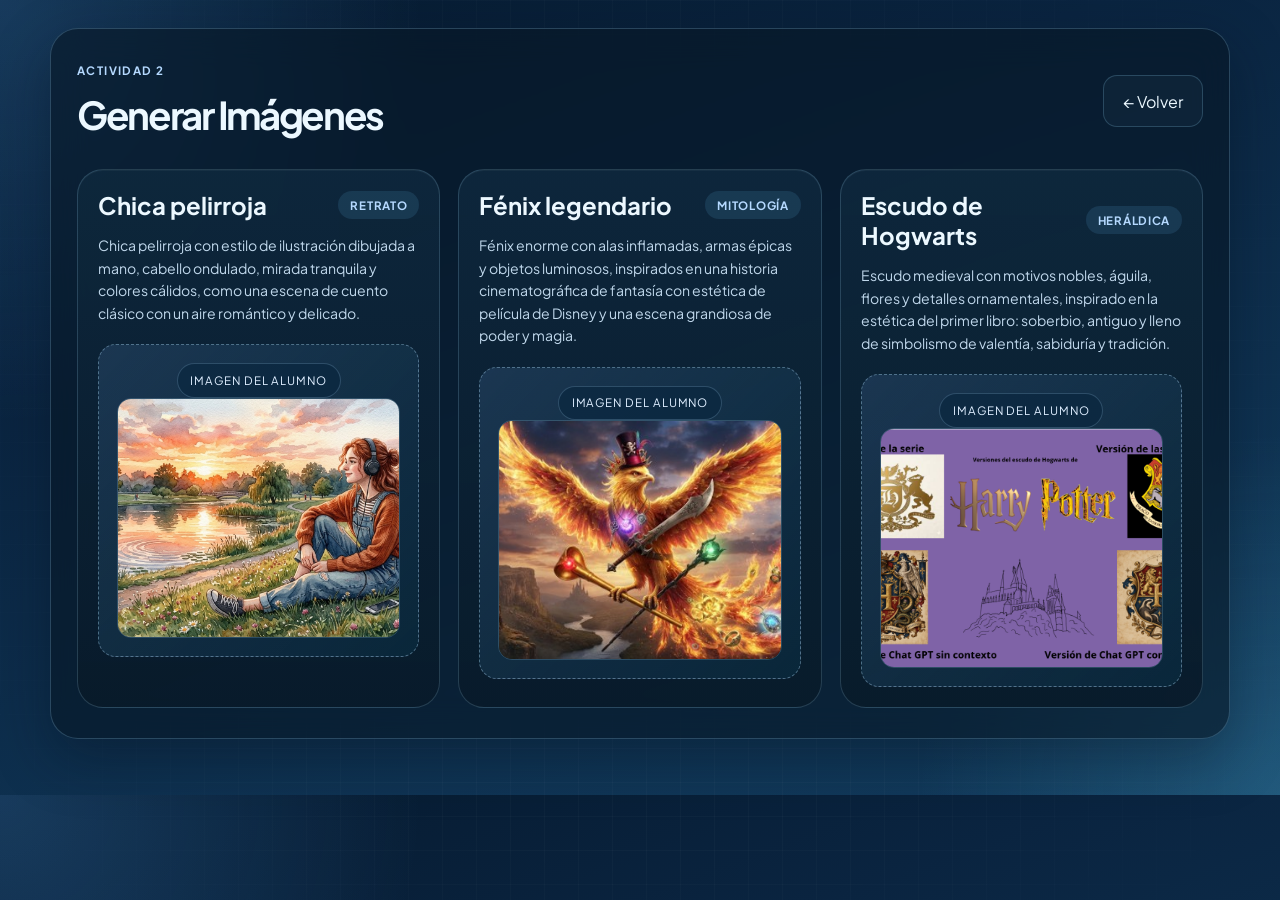
<file: activities/imagenes.html>
<!DOCTYPE html>
<html lang="es">
  <head>
    <meta charset="UTF-8" />
    <meta name="viewport" content="width=device-width, initial-scale=1.0" />
    <title>Generar imágenes | Taller de IA</title>
    <link rel="preconnect" href="https://fonts.googleapis.com" />
    <link rel="preconnect" href="https://fonts.gstatic.com" crossorigin />
    <link
      href="https://fonts.googleapis.com/css2?family=Plus+Jakarta+Sans:wght@400;500;600;700;800&display=swap"
      rel="stylesheet"
    />
    <link rel="stylesheet" href="../styles.css" />
  </head>
  <body>
    <div class="page-shell">
      <header class="page-header">
        <div>
          <p class="eyebrow">Actividad 2</p>
          <h1>Generar Imágenes</h1>
        </div>
        <a class="back-link" href="../index.html">← Volver</a>
      </header>

      <main class="showcase">
        <div class="student-grid">
          <article class="student-card">
            <div class="student-header">
              <h3>Chica pelirroja</h3>
              <span class="student-badge">Retrato</span>
            </div>
            <p class="meta-text">
              Chica pelirroja con estilo de ilustración dibujada a mano, cabello ondulado,
              mirada tranquila y colores cálidos, como una escena de cuento clásico con
              un aire romántico y delicado.
            </p>
            <div class="image-frame" data-label="Imagen del alumno">
              <button class="image-open-button" type="button" aria-label="Ampliar imagen de chica pelirroja">
                <img class="student-image" src="../assets/clase02/chica.png" alt="Chica pelirroja estilo dibujo" />
              </button>
            </div>
          </article>

          <article class="student-card">
            <div class="student-header">
              <h3>Fénix legendario</h3>
              <span class="student-badge">Mitología</span>
            </div>
            <p class="meta-text">
              Fénix enorme con alas inflamadas, armas épicas y objetos luminosos,
              inspirados en una historia cinematográfica de fantasía con estética de
              película de Disney y una escena grandiosa de poder y magia.
            </p>
            <div class="image-frame" data-label="Imagen del alumno">
              <button class="image-open-button" type="button" aria-label="Ampliar imagen de fénix legendario">
                <img class="student-image" src="../assets/clase02/fenix.png" alt="Fénix con armas y objetos fantásticos" />
              </button>
            </div>
          </article>

          <article class="student-card">
            <div class="student-header">
              <h3>Escudo de Hogwarts</h3>
              <span class="student-badge">Heráldica</span>
            </div>
            <p class="meta-text">
              Escudo medieval con motivos nobles, águila, flores y detalles ornamentales,
              inspirado en la estética del primer libro: soberbio, antiguo y lleno de
              simbolismo de valentía, sabiduría y tradición.
            </p>
            <div class="image-frame" data-label="Imagen del alumno">
              <button class="image-open-button" type="button" aria-label="Ampliar imagen del escudo de Hogwarts">
                <img class="student-image" src="../assets/clase02/howarths.png" alt="Escudo de Hogwarts con estilo del primer libro" />
              </button>
            </div>
          </article>
        </div>
      </main>

      <dialog class="image-viewer" aria-label="Imagen ampliada">
        <form method="dialog">
          <button class="image-viewer-close" aria-label="Cerrar imagen">&times;</button>
        </form>
        <img class="image-viewer-image" alt="" />
      </dialog>
    </div>

    <script src="../script.js"></script>
  </body>
</html>
</file>
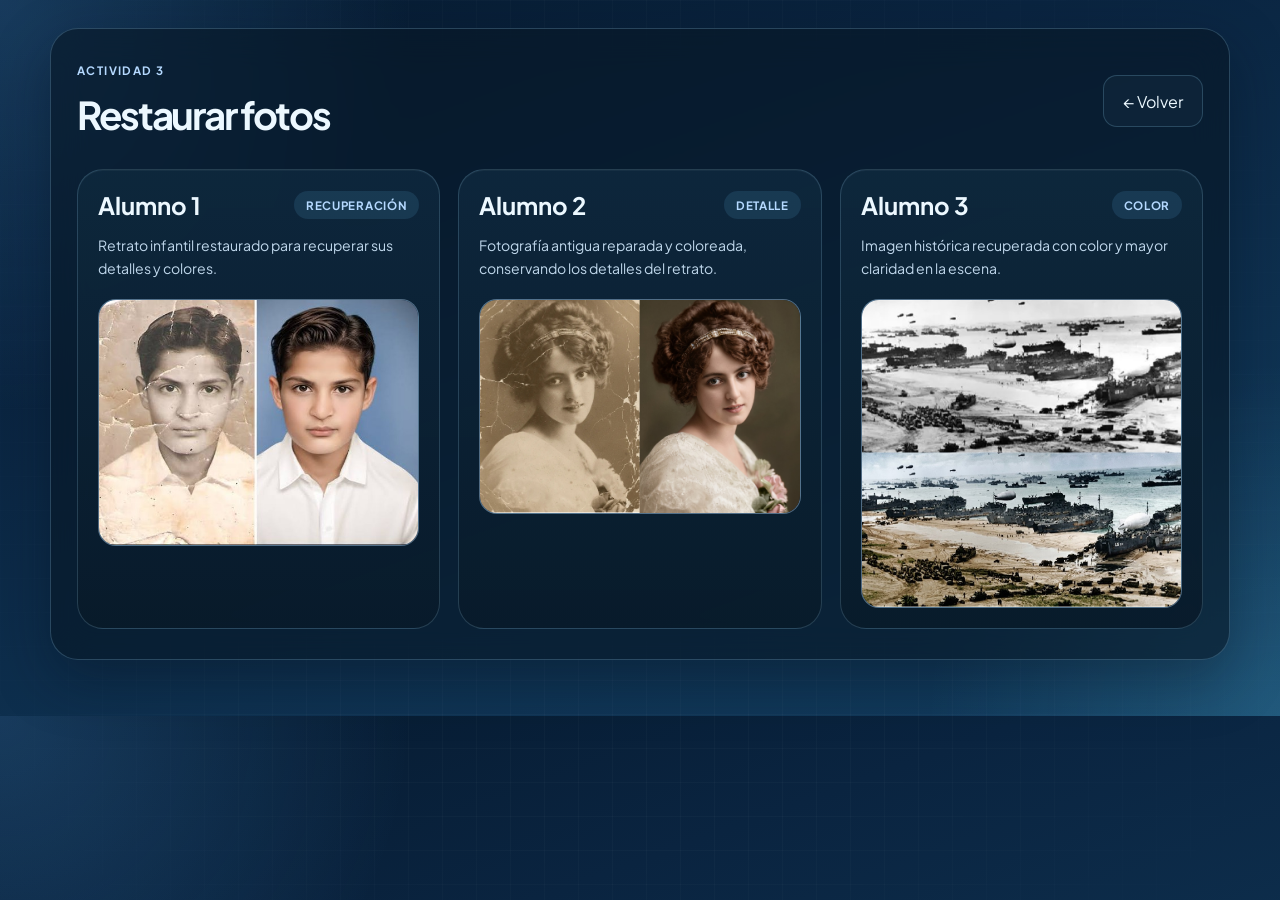
<file: activities/restaurar.html>
<!DOCTYPE html>
<html lang="es">
  <head>
    <meta charset="UTF-8" />
    <meta name="viewport" content="width=device-width, initial-scale=1.0" />
    <title>Restaurar fotos | Taller de IA</title>
    <link rel="preconnect" href="https://fonts.googleapis.com" />
    <link rel="preconnect" href="https://fonts.gstatic.com" crossorigin />
    <link
      href="https://fonts.googleapis.com/css2?family=Plus+Jakarta+Sans:wght@400;500;600;700;800&display=swap"
      rel="stylesheet"
    />
    <link rel="stylesheet" href="../styles.css" />
  </head>
  <body>
    <div class="page-shell">
      <header class="page-header">
        <div>
          <p class="eyebrow">Actividad 3</p>
          <h1>Restaurar fotos</h1>
        </div>
        <a class="back-link" href="../index.html">← Volver</a>
      </header>

      <main class="showcase">
        <div class="student-grid">
          <article class="student-card">
            <div class="student-header">
              <h3>Alumno 1</h3>
              <span class="student-badge">Recuperación</span>
            </div>
            <p class="meta-text">Retrato infantil restaurado para recuperar sus detalles y colores.</p>
            <div class="before-after">
              <button class="image-open-button" type="button" aria-label="Ampliar antes y después del retrato infantil restaurado">
                <img class="student-image" src="../assets/clase03/restauracion03.jpg" alt="Comparación de un retrato infantil antiguo y su versión restaurada a color" />
              </button>
            </div>
          </article>

          <article class="student-card">
            <div class="student-header">
              <h3>Alumno 2</h3>
              <span class="student-badge">Detalle</span>
            </div>
            <p class="meta-text">Fotografía antigua reparada y coloreada, conservando los detalles del retrato.</p>
            <div class="before-after">
              <button class="image-open-button" type="button" aria-label="Ampliar antes y después del retrato restaurado">
                <img class="student-image" src="../assets/clase03/restauracion%2002.jpg" alt="Comparación de un retrato antiguo dañado y su versión restaurada a color" />
              </button>
            </div>
          </article>

          <article class="student-card">
            <div class="student-header">
              <h3>Alumno 3</h3>
              <span class="student-badge">Color</span>
            </div>
            <p class="meta-text">Imagen histórica recuperada con color y mayor claridad en la escena.</p>
            <div class="before-after">
              <button class="image-open-button" type="button" aria-label="Ampliar antes y después de la escena histórica restaurada">
                <img class="student-image" src="../assets/clase03/restauracion01.jpg" alt="Comparación de una fotografía histórica en blanco y negro y su versión restaurada a color" />
              </button>
            </div>
          </article>
        </div>
      </main>

      <dialog class="image-viewer" aria-label="Imagen ampliada">
        <form method="dialog">
          <button class="image-viewer-close" aria-label="Cerrar imagen">&times;</button>
        </form>
        <img class="image-viewer-image" alt="" />
      </dialog>
    </div>

    <script src="../script.js"></script>
  </body>
</html>
</file>
<file: styles.css>
:root {
  --bg-deep: #061a2f;
  --bg-mid: #0d2d4a;
  --bg-soft: #123a5a;
  --panel: rgba(12, 32, 52, 0.7);
  --panel-strong: rgba(13, 39, 57, 0.9);
  --card: rgba(22, 46, 71, 0.9);
  --card-strong: #153f66;
  --line: rgba(160, 219, 255, 0.22);
  --blue-100: #dfeeff;
  --blue-200: #b5d9ff;
  --blue-300: #7dc0ff;
  --blue-400: #48a2ff;
  --blue-500: #1f7df2;
  --blue-600: #1259bb;
  --cyan-300: #67d9ff;
  --white: #ecf8ff;
  --text-soft: #d3ebff;
  --shadow: 0 20px 55px rgba(6, 16, 29, 0.38);
}

* {
  box-sizing: border-box;
}

html {
  scroll-behavior: smooth;
}

body {
  margin: 0;
  font-family: "Plus Jakarta Sans", sans-serif;
  background:
    radial-gradient(circle at top left, rgba(84, 175, 255, 0.22), transparent 28%),
    radial-gradient(circle at right bottom, rgba(103, 217, 255, 0.18), transparent 24%),
    linear-gradient(160deg, #061a2f 0%, #0a2440 32%, #123d5f 100%);
  color: var(--white);
}

body::before {
  content: "";
  position: fixed;
  inset: 0;
  background-image: linear-gradient(rgba(255, 255, 255, 0.025) 1px, transparent 1px),
    linear-gradient(90deg, rgba(255, 255, 255, 0.025) 1px, transparent 1px);
  background-size: 34px 34px;
  mask-image: radial-gradient(circle at center, black 50%, transparent 100%);
  pointer-events: none;
}

img {
  max-width: 100%;
  display: block;
}

.page-shell {
  position: relative;
  width: min(1180px, calc(100% - 32px));
  margin: 28px auto 56px;
  padding: 18px 18px 0;
  border: 1px solid var(--line);
  border-radius: 28px;
  background: rgba(7, 23, 38, 0.62);
  backdrop-filter: blur(18px);
  box-shadow: var(--shadow);
}

.topbar {
  display: flex;
  align-items: center;
  justify-content: space-between;
  padding: 10px 8px 18px;
}

.brand-wrap {
  display: flex;
  align-items: center;
  gap: 18px;
}

.school-logo {
  display: block;
  height: 84px;
  width: auto;
  max-width: min(320px, 100%);
  object-fit: contain;
  border-radius: 14px;
  background: rgba(255, 255, 255, 0.02);
}

.content {
  padding: 18px 8px 30px;
}

.hero {
  display: grid;
  grid-template-columns: 1.5fr 0.9fr;
  gap: 26px;
  align-items: center;
  padding: 32px 8px 18px;
}

.eyebrow {
  margin: 0 0 12px;
  color: var(--blue-200);
  text-transform: uppercase;
  letter-spacing: 0.12em;
  font-size: 0.72rem;
  font-weight: 700;
}

.hero-copy h1,
.section-heading h2,
.page-header h1 {
  margin: 0;
  letter-spacing: -0.06em;
}

.hero-copy h1 {
  font-size: clamp(2.5rem, 4vw, 5rem);
  line-height: 0.95;
}

.lead {
  max-width: 620px;
  margin-top: 18px;
  font-size: 1.06rem;
  line-height: 1.7;
  color: var(--text-soft);
}

.hero-panel {
  display: grid;
  grid-template-columns: repeat(2, minmax(130px, 1fr));
  gap: 18px;
}

.mini-card {
  padding: 28px 20px;
  border-radius: 22px;
  border: 1px solid rgba(165, 208, 255, 0.2);
  background: linear-gradient(180deg, rgba(18, 52, 81, 0.9), rgba(10, 28, 46, 0.82));
  box-shadow: inset 0 1px 0 rgba(255, 255, 255, 0.06);
}

.mini-card.accent {
  background: linear-gradient(180deg, rgba(25, 83, 155, 0.95), rgba(11, 42, 69, 0.88));
}

.mini-label {
  display: block;
  font-size: 0.7rem;
  letter-spacing: 0.12em;
  text-transform: uppercase;
  color: rgba(219, 240, 255, 0.8);
  margin-bottom: 12px;
}

.mini-card strong {
  font-size: clamp(1.1rem, 2vw, 1.5rem);
}

.activity-section,
.showcase-section {
  margin-top: 26px;
  padding: 18px 10px 0;
}

.section-heading {
  margin-bottom: 18px;
}

.section-heading h2 {
  font-size: clamp(1.8rem, 2.4vw, 2.7rem);
}

.activity-grid,
.example-grid {
  display: grid;
  gap: 18px;
}

.activity-grid {
  grid-template-columns: repeat(4, minmax(0, 1fr));
}

.activity-card {
  position: relative;
  display: flex;
  flex-direction: column;
  gap: 18px;
  padding: 26px 22px 24px;
  text-decoration: none;
  color: var(--white);
  border-radius: 24px;
  border: 1px solid rgba(157, 215, 255, 0.16);
  background: linear-gradient(180deg, rgba(17, 44, 71, 0.9), rgba(10, 28, 45, 0.85));
  box-shadow: inset 0 1px 0 rgba(255, 255, 255, 0.05), 0 14px 30px rgba(2, 9, 19, 0.18);
  transition: transform 0.25s ease, box-shadow 0.25s ease, border-color 0.25s ease;
}

.activity-card:hover {
  transform: translateY(-6px);
  border-color: rgba(111, 199, 255, 0.55);
  box-shadow: 0 18px 40px rgba(17, 89, 156, 0.28);
}

.card-icon {
  width: 58px;
  height: 58px;
  display: grid;
  place-items: center;
  border-radius: 18px;
  background: linear-gradient(135deg, rgba(122, 196, 255, 0.34), rgba(158, 228, 255, 0.08));
  font-size: 1.9rem;
}

.card-text {
  display: flex;
  flex-direction: column;
  gap: 8px;
}

.tag {
  color: var(--blue-200);
  font-size: 0.72rem;
  letter-spacing: 0.09em;
  text-transform: uppercase;
  font-weight: 700;
}

.card-text h3,
.example-tile h3,
.student-card h3 {
  margin: 0;
  font-size: 1.5rem;
}

.card-text p,
.example-tile p,
.student-card p,
.site-footer p,
.meta-text {
  margin: 0;
  color: var(--text-soft);
  line-height: 1.6;
}

.example-grid {
  grid-template-columns: repeat(3, minmax(0, 1fr));
}

.example-tile {
  padding: 18px 18px 22px;
  border-radius: 24px;
  background: rgba(14, 38, 60, 0.8);
  border: 1px solid rgba(157, 215, 255, 0.12);
}

.tile-visual {
  height: 180px;
  border-radius: 18px;
  display: grid;
  place-items: center;
  font-size: 3rem;
  margin-bottom: 16px;
  border: 1px solid rgba(255, 255, 255, 0.08);
}

.gradient-one {
  background: linear-gradient(135deg, rgba(121, 205, 255, 0.45), rgba(26, 92, 170, 0.7));
}

.gradient-two {
  background: linear-gradient(135deg, rgba(142, 160, 255, 0.44), rgba(48, 108, 189, 0.72));
}

.gradient-three {
  background: linear-gradient(135deg, rgba(94, 214, 255, 0.34), rgba(21, 123, 167, 0.7));
}

.site-footer {
  display: flex;
  justify-content: center;
  align-items: center;
  padding: 24px 8px 40px;
}

.page-header {
  display: flex;
  align-items: center;
  justify-content: space-between;
  gap: 18px;
  padding: 16px 8px 30px;
}

.page-header h1 {
  font-size: clamp(2.1rem, 3vw, 3.4rem);
}

.back-link {
  display: inline-flex;
  align-items: center;
  justify-content: center;
  padding: 0.9rem 1.2rem;
  text-decoration: none;
  color: var(--white);
  border-radius: 14px;
  border: 1px solid rgba(156, 224, 255, 0.2);
  background: rgba(16, 39, 61, 0.7);
}

.showcase {
  display: grid;
  gap: 22px;
  padding: 0 8px 30px;
}

.student-grid {
  display: grid;
  grid-template-columns: repeat(3, minmax(0, 1fr));
  gap: 18px;
}

.student-card {
  padding: 20px;
  border-radius: 26px;
  background: linear-gradient(180deg, rgba(15, 41, 62, 0.88), rgba(9, 27, 42, 0.9));
  border: 1px solid rgba(167, 220, 255, 0.18);
  box-shadow: inset 0 1px 0 rgba(255, 255, 255, 0.04);
}

.story-list {
  display: grid;
  width: min(900px, 100%);
  gap: 18px;
  margin-inline: auto;
}

.story-card {
  padding: 26px;
}

.story-header {
  display: grid;
  grid-template-columns: 54px minmax(0, 1fr) auto;
  align-items: center;
  gap: 16px;
  margin-bottom: 20px;
  padding-bottom: 18px;
  border-bottom: 1px solid var(--line);
}

.story-emoji {
  display: grid;
  width: 54px;
  height: 54px;
  place-items: center;
  border: 1px solid rgba(103, 217, 255, 0.24);
  border-radius: 16px;
  background: linear-gradient(135deg, rgba(103, 217, 255, 0.2), rgba(72, 162, 255, 0.08));
  font-size: 1.8rem;
}

.story-heading h2 {
  margin: 0;
  font-size: 1.45rem;
  line-height: 1.3;
}

.story-author {
  margin: 4px 0 0;
  color: var(--blue-200);
  font-size: 0.88rem;
}

.story-copy {
  display: grid;
  max-width: 75ch;
  gap: 14px;
  margin-inline: auto;
}

.story-copy p {
  margin: 0;
  color: var(--text-soft);
  font-size: 1rem;
  line-height: 1.85;
}

.story-copy strong {
  color: var(--white);
}

.student-header {
  display: flex;
  justify-content: space-between;
  align-items: center;
  gap: 12px;
  margin-bottom: 14px;
}

.student-badge {
  display: inline-flex;
  align-items: center;
  padding: 0.42rem 0.75rem;
  border-radius: 999px;
  background: rgba(111, 197, 255, 0.12);
  color: var(--blue-200);
  font-size: 0.72rem;
  font-weight: 700;
  letter-spacing: 0.06em;
  text-transform: uppercase;
}

.meta-text {
  font-size: 0.88rem;
  opacity: 0.9;
  line-height: 1.6;
}

.student-image {
  display: block;
  width: 100%;
  height: 240px;
  object-fit: cover;
  border-radius: 14px;
  border: 1px solid rgba(184, 230, 255, 0.18);
}

.image-open-button {
  display: block;
  width: 100%;
  padding: 0;
  border: 0;
  background: transparent;
  cursor: zoom-in;
}

.image-open-button:focus-visible,
.image-viewer-close:focus-visible {
  outline: 3px solid var(--cyan-300);
  outline-offset: 4px;
}

.image-viewer {
  position: fixed;
  max-width: calc(100vw - 32px);
  max-height: calc(100vh - 32px);
  padding: 44px 16px 16px;
  overflow: visible;
  border: 1px solid var(--line);
  border-radius: 12px;
  background: var(--bg-deep);
  box-shadow: var(--shadow);
}

.image-viewer::backdrop {
  background: rgba(0, 0, 0, 0.86);
}

.image-viewer form {
  position: absolute;
  top: 8px;
  right: 8px;
}

.image-viewer-close {
  width: 36px;
  height: 36px;
  border: 1px solid var(--line);
  border-radius: 50%;
  background: var(--card);
  color: var(--white);
  font: inherit;
  font-size: 1.4rem;
  cursor: pointer;
}

.image-viewer-image {
  display: block;
  max-width: min(90vw, 1200px);
  max-height: calc(100vh - 88px);
  width: auto;
  height: auto;
  object-fit: contain;
  border-radius: 6px;
}

.placeholder-box,
.story-box,
.image-frame,
.before-after {
  position: relative;
  overflow: hidden;
  min-height: 180px;
  border-radius: 18px;
  border: 1.5px dashed rgba(183, 227, 255, 0.38);
  background: linear-gradient(135deg, rgba(142, 200, 255, 0.09), rgba(13, 35, 53, 0.7));
  display: grid;
  place-items: center;
  padding: 18px;
  margin-top: 20px;
  text-align: center;
}

.placeholder-box::before,
.story-box::before,
.image-frame::before,
.before-after::before {
  content: attr(data-label);
  display: inline-block;
  padding: 0.55rem 0.8rem;
  border-radius: 999px;
  background: rgba(11, 39, 64, 0.72);
  border: 1px solid rgba(174, 224, 255, 0.2);
  color: var(--blue-100);
  font-size: 0.72rem;
  letter-spacing: 0.08em;
  text-transform: uppercase;
}

.story-box {
  min-height: 170px;
  align-items: center;
  justify-items: center;
  text-align: left;
  background: linear-gradient(135deg, rgba(119, 196, 255, 0.13), rgba(22, 41, 65, 0.8));
}

.story-box::before {
  content: "Ejemplo de texto";
}

.image-frame {
  min-height: 220px;
  background: linear-gradient(135deg, rgba(123, 181, 255, 0.14), rgba(10, 42, 62, 0.82));
}

.image-frame::before {
  content: "Imagen del alumno";
}

.before-after {
  min-height: 220px;
  background: linear-gradient(135deg, rgba(103, 176, 255, 0.14), rgba(17, 32, 52, 0.82));
}

.before-after::before {
  content: none;
}

.before-after:has(.image-open-button) {
  min-height: 0;
  padding: 0;
  border-style: solid;
}

.before-after .student-image {
  width: 100%;
  height: auto;
  object-fit: contain;
  border: 0;
  border-radius: 0;
}

.prompt-box {
  margin-top: 18px;
  padding: 16px 18px;
  border-radius: 16px;
  background: rgba(9, 32, 52, 0.8);
  border: 1px solid rgba(166, 226, 255, 0.09);
  color: var(--text-soft);
  line-height: 1.6;
}

@media (max-width: 860px) {
  .hero,
  .example-grid,
  .student-grid {
    grid-template-columns: 1fr;
  }

  .activity-grid {
    grid-template-columns: repeat(2, minmax(0, 1fr));
  }

  .page-header {
    flex-direction: column;
    align-items: flex-start;
  }
}

@media (max-width: 540px) {
  .page-shell {
    width: min(100% - 18px, 100%);
    padding: 12px 12px 0;
    margin-top: 14px;
  }

  .story-card {
    padding: 18px;
  }

  .story-header {
    grid-template-columns: 46px minmax(0, 1fr);
    gap: 12px;
  }

  .story-emoji {
    width: 46px;
    height: 46px;
    border-radius: 14px;
    font-size: 1.5rem;
  }

  .story-heading h2 {
    font-size: 1.2rem;
  }

  .story-header .student-badge {
    grid-column: 2;
    justify-self: start;
  }

  .hero {
    padding-top: 16px;
  }

  .logo-placeholder {
    width: 100%;
  }

  .card-icon {
    width: 48px;
    height: 48px;
  }

  .activity-grid {
    grid-template-columns: 1fr;
  }
}
</file>
